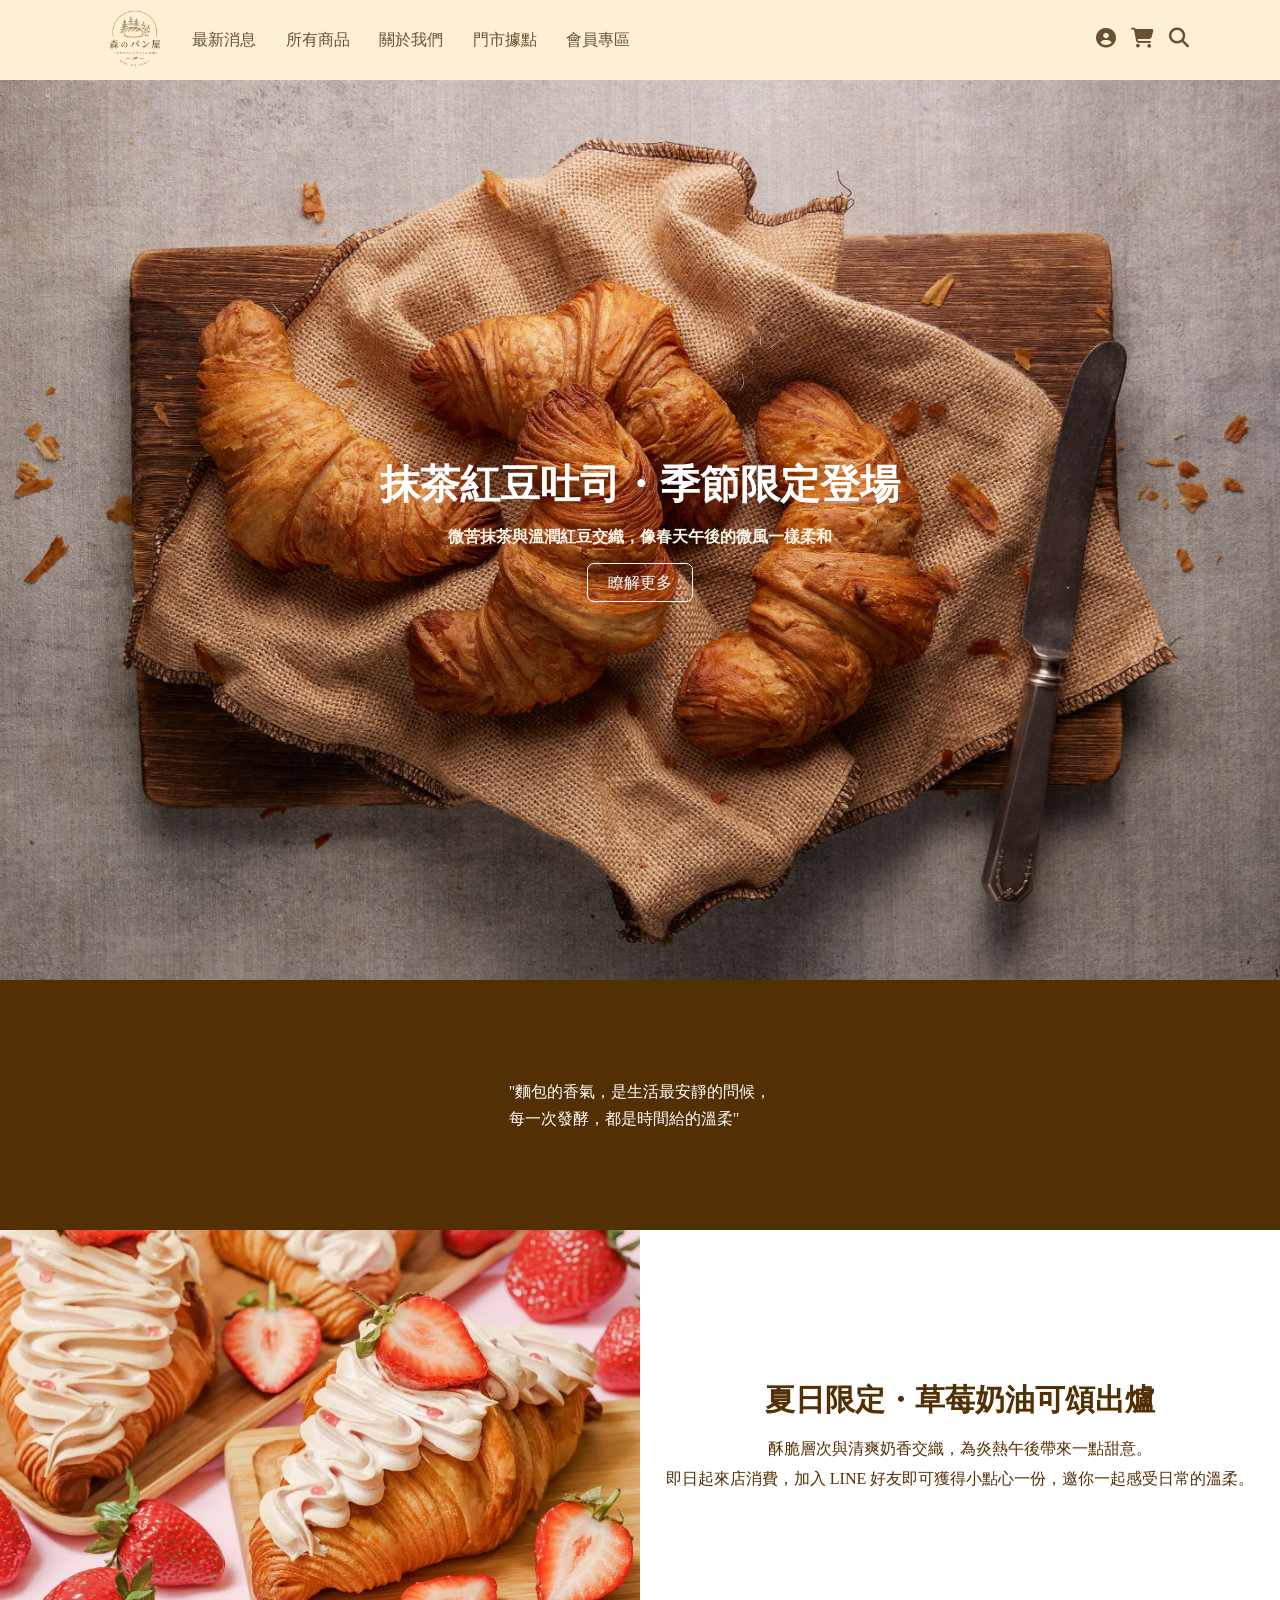
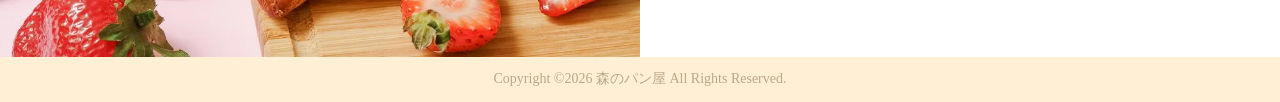
<file: index.html>
<!DOCTYPE html>
<html lang="zh-TW">
<head>
    <meta charset="UTF-8">
    <meta name="viewport" content="width=device-width, initial-scale=1.0">
    <link rel="icon" href="images/logo3.png">
    <link rel="stylesheet" href="https://cdnjs.cloudflare.com/ajax/libs/font-awesome/6.5.1/css/all.min.css">
    <title>森のパン屋</title>
    <link rel="stylesheet" href="style.css">
</head>
<body>
    <header>
        <h1 class="logo">森のパン屋</h1>
    <nav>
    <ul class="mainmenu">
        <li><a href="#">最新消息</a></li>
        <li class="dropdown">
            <a href="#">所有商品</a>
            <ul class="submenu">
                <li><a href="#">NEW！期間限定</a></li>
                <li><a href="#">獻給抹茶迷</a></li>
                <li><a href="#">王牌排行榜</a></li>
                <li><a href="#">宅配熱銷款</a></li>
            </ul>
        </li>
        <li><a href="#">關於我們</a></li>
        <li><a href="#">門市據點</a></li>
        <li class="dropdown">
            <a href="#">會員專區</a>
            <ul class="submenu">
                <li><a href="#">我的帳戶</a></li>
                <li><a href="#">訂單查詢</a></li>
                <li><a href="#">紅利點數</a></li>
            </ul>
        </li>
    </ul>
    <div class="icon">
        <a href="#"><i class="fa-solid fa-circle-user"></i></a>
        <a href="#"><i class="fa-solid fa-cart-shopping"></i></a>
        <a href="#"><i class="fa-solid fa-magnifying-glass"></i></a>
    </div>
    </nav>
    </header>
    <main>
        <section class="new">
        <h2>抹茶紅豆吐司・季節限定登場</h2>
        <p><strong>微苦抹茶與溫潤紅豆交織，像春天午後的微風一樣柔和</strong></p>
        <p><a href="matcha.html">瞭解更多</a></p>
        </section>

        <section class="slogan">
        <blockquote>"麵包的香氣，是生活最安靜的問候，<br>每一次發酵，都是時間給的溫柔"</blockquote>
        </section>

        <section class="bread">
        <img src="images/strawberry.png" alt="草莓可頌">
        
        <div class="info">
        <h2>夏日限定・草莓奶油可頌出爐</h2>
        <p>酥脆層次與清爽奶香交織，為炎熱午後帶來一點甜意。<br>即日起來店消費，加入 LINE 好友即可獲得小點心一份，邀你一起感受日常的溫柔。</p>
        </div>

        </section>
    </main>
    <footer>
        <p>Copyright ©2026 森のパン屋 All Rights Reserved.</p>
    </footer>
    <script src="script.js"></script>
</body>
</html>
</file>
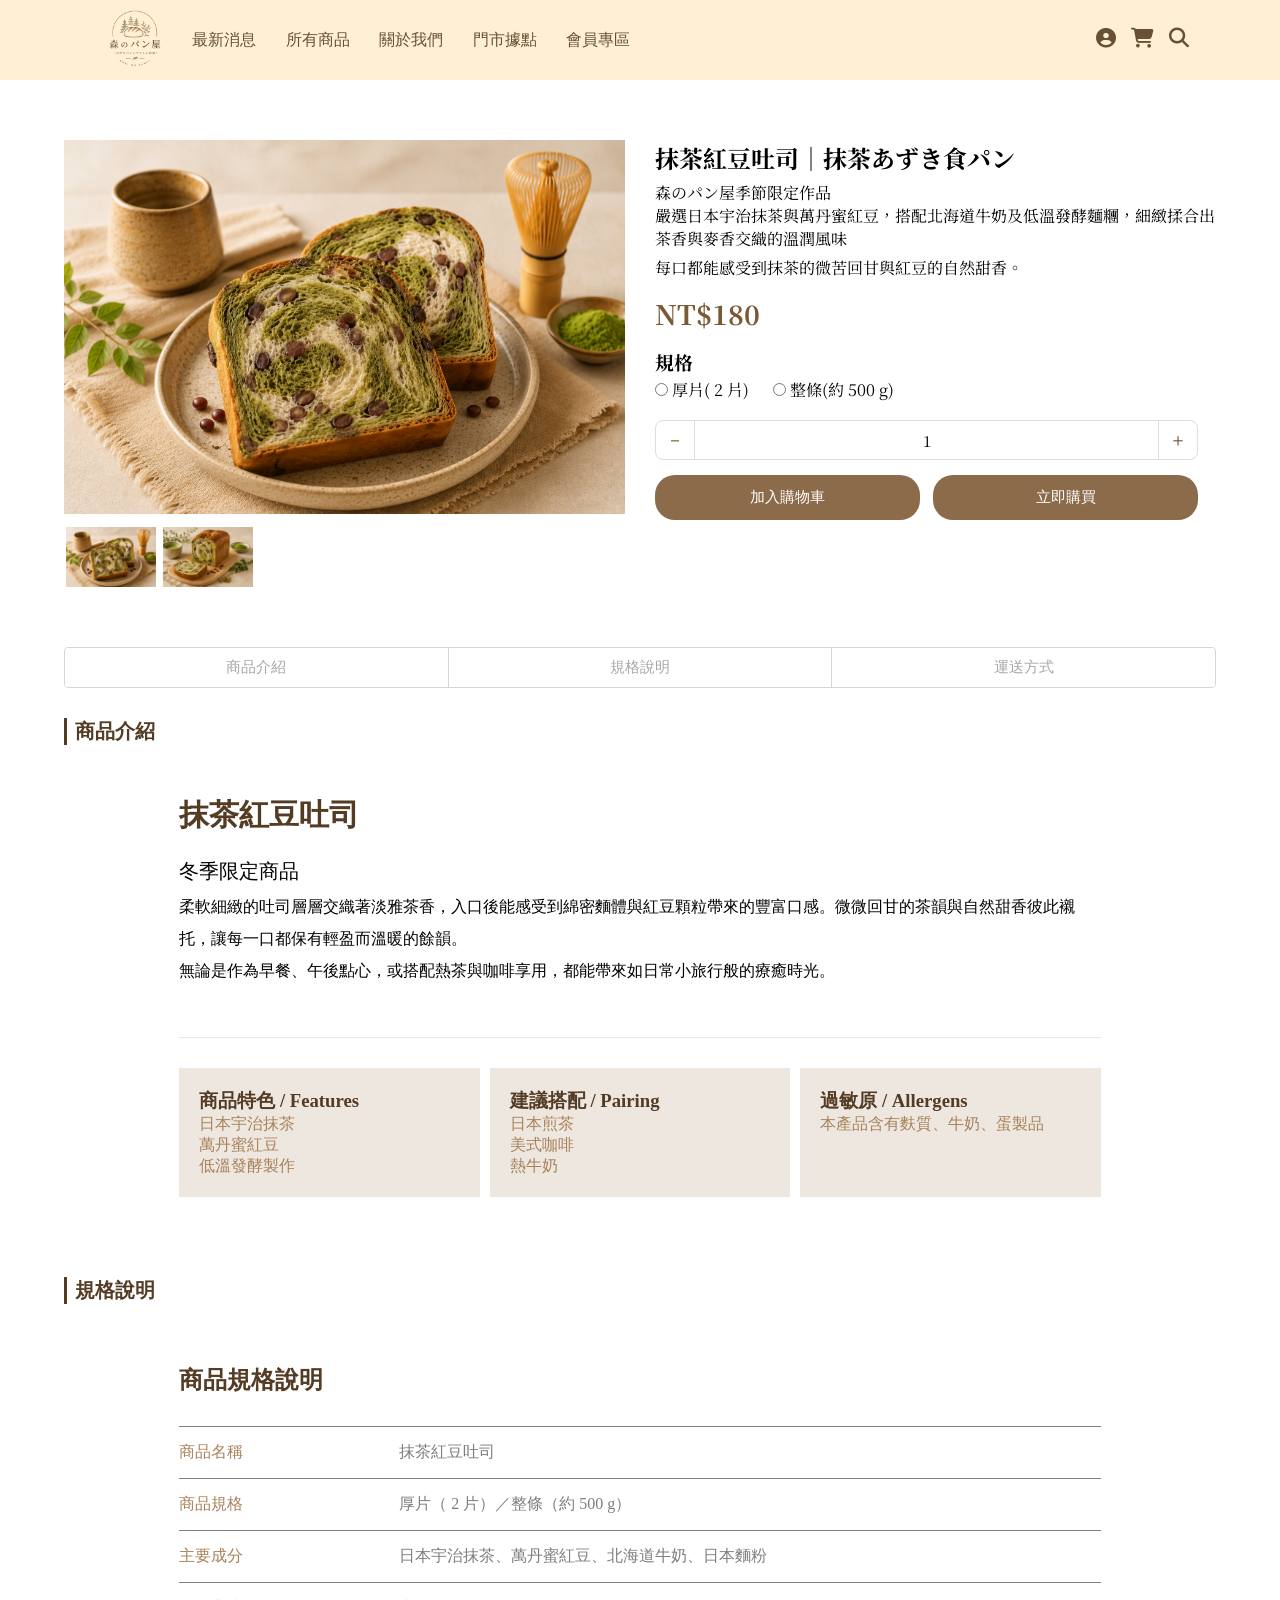
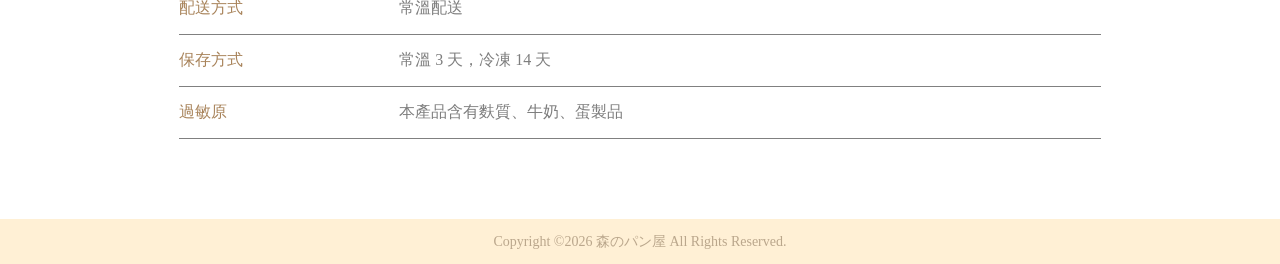
<file: matcha.html>
<!DOCTYPE html>
<html lang="en">
<head>
    <meta charset="UTF-8">
    <meta name="viewport" content="width=device-width, initial-scale=1.0">
    <link rel="icon" href="images/logo3.png">
    <link rel="stylesheet" href="https://cdnjs.cloudflare.com/ajax/libs/font-awesome/6.5.1/css/all.min.css">
    <link href="https://fonts.googleapis.com/css2?family=Noto+Serif+TC:wght@400;500;700&display=swap" rel="stylesheet">
    <title>森のパン屋</title>
    <link rel="stylesheet" href="matcha_style.css">
</head>
<body>
    <header>
            <h1 class="logo">森のパン屋</h1>
    <nav>
    <ul class="mainmenu">
        <li><a href="#">最新消息</a></li>
        <li class="dropdown">
            <a href="#">所有商品</a>
            <ul class="submenu">
                <li><a href="#">NEW！期間限定</a></li>
                <li><a href="#">獻給抹茶迷</a></li>
                <li><a href="#">王牌排行榜</a></li>
                <li><a href="#">宅配熱銷款</a></li>
            </ul>
        </li>
        <li><a href="#">關於我們</a></li>
        <li><a href="#">門市據點</a></li>
        <li class="dropdown">
            <a href="#">會員專區</a>
            <ul class="submenu">
                <li><a href="#">我的帳戶</a></li>
                <li><a href="#">訂單查詢</a></li>
                <li><a href="#">紅利點數</a></li>
            </ul>
        </li>
    </ul>
    <div class="icon">
        <a href="#"><i class="fa-solid fa-circle-user"></i></a>
        <a href="#"><i class="fa-solid fa-cart-shopping"></i></a>
        <a href="#"><i class="fa-solid fa-magnifying-glass"></i></a>
    </div>
    </nav>
    </header>
    <main>
        <section class="product">
            <div class="product_img">
                <img id="mainimg" src="images/matcha1.png" alt="抹茶紅豆吐司">
                <div class="thumbnail">
                    <img src="images/matcha1.png" alt="圖片1">
                    <img src="images/matcha2.png" alt="圖片2">
                </div>
            </div>
            <div class="product_info">
                <h1>抹茶紅豆吐司｜抹茶あずき食パン</h1>
                <p>森のパン屋季節限定作品<br>嚴選日本宇治抹茶與萬丹蜜紅豆，搭配北海道牛奶及低溫發酵麵糰，細緻揉合出茶香與麥香交織的溫潤風味</p>
                <div class="sec">
                    <p>每口都能感受到抹茶的微苦回甘與紅豆的自然甜香。</p>
                </div>
                <div class="price">
                    <h3>NT$180</h3>
                </div>
                <div class="spec">
                    <h3>規格</h3>
                    <label>
                        <input type="radio" name="size">
                        厚片( 2 片)
                    </label>
                    <label>
                        <input type="radio" name="size">
                        整條(約 500 g)
                    </label>
                </div>
                <div class="quantity">
                    <button id="minus">－</button>
                    <span id="count">1</span>
                    <button id="plus">＋</button>
                </div>
                <div class="buttons">
                    <button class="cart" id="cartBtn">加入購物車</button>
                    <button class="buy">立即購買</button>
                </div>
            </div>
        </section>
        <section class="product_detail">
            <div class="tabs">
                <button class="tab active">商品介紹</button>
                <button class="tab">規格說明</button>
                <button class="tab">運送方式</button>
            </div>
        </section>
        <section class="description">
            <div class="title">
                <h2>商品介紹</h2>
            </div>
            <div class="content">
                <div class="title_content">
                <h2>抹茶紅豆吐司</h2>
                <p class="subtitle">冬季限定商品</p>
                <p>柔軟細緻的吐司層層交織著淡雅茶香，入口後能感受到綿密麵體與紅豆顆粒帶來的豐富口感。微微回甘的茶韻與自然甜香彼此襯托，讓每一口都保有輕盈而溫暖的餘韻。<br>無論是作為早餐、午後點心，或搭配熱茶與咖啡享用，都能帶來如日常小旅行般的療癒時光。</p>
            </div>
            <div class="cards">
                <div class="card">
                    <h3>商品特色 / Features</h3>
                    <p>日本宇治抹茶</p>
                    <p>萬丹蜜紅豆</p>
                    <p>低溫發酵製作</p>
                </div>
                <div class="card">
                    <h3>建議搭配 / Pairing</h3>
                    <p>日本煎茶</p>
                    <p>美式咖啡</p>
                    <p>熱牛奶</p>
                </div>
                <div class="card">
                    <h3>過敏原 / Allergens</h3>
                    <p>本產品含有麩質、牛奶、蛋製品</p>
                </div>
            </div>
            </div>
        </section>
        <section class="specification">
            <div class="title">
                <h2>規格說明</h2>
            </div>
            <div class="specification_content">
                <h2 class="specification_subtitle">商品規格說明</h2>
                <table>
                    <tr>
                        <td>商品名稱</td>
                        <td>抹茶紅豆吐司</td>
                    </tr>
                    <tr>
                        <td>商品規格</td>
                        <td>厚片（ 2 片）／整條（約 500 g）</td>
                    </tr>
                    <tr>
                        <td>主要成分</td>
                        <td>日本宇治抹茶、萬丹蜜紅豆、北海道牛奶、日本麵粉</td>
                    </tr>
                    <tr>
                        <td>配送方式</td>
                        <td>常溫配送</td>
                    </tr>
                    <tr>
                        <td>保存方式</td>
                        <td>常溫 3 天，冷凍 14 天</td>
                    </tr>
                    <tr>
                        <td>過敏原</td>
                        <td>本產品含有麩質、牛奶、蛋製品</td>
                    </tr>
                </table>
            </div>
        </section>
    </main>
    <footer>
        <p>Copyright ©2026 森のパン屋 All Rights Reserved.</p>
    </footer>
    <script src="script.js"></script>
</body>
</html>
</file>
<file: style.css>
*{
    padding: 0;
    margin: 0;
}
header{
    background-color: #fff0d5;
    height: 80px;
    width: 100%;
}
.logo {
    color: white;
    position: absolute;
    left: 30px;
    top: 0;
    line-height: 80px;
    background-image: url(images/logo2.png);
    background-size: contain;   /* 讓圖片完整顯示 */
    background-repeat: no-repeat;
    background-position: center;
    width: 210px;
    text-indent: -9999px;
}
header ul{
    position: absolute;
    left: 15vw;
    top: 0;
    line-height: 80px;
}
header li{
    display: inline-block;
    margin-right: 2vw;
}
header a{
    position: relative;
    color: #685034;
    text-decoration: none;
}
.mainmenu a::after{
    content: "";
    position: absolute;
    left: 50%;
    bottom: -5px;
    width: 0;
    height: 2px;
    background-color: #685034c1;
    transition: 0.3s;
}
.mainmenu a:hover::after{
    width: 100%;
    left: 0;
}
.dropdown{
    position: relative;
}
.submenu{
    display: none;
    position: absolute;
    top: 80%;
    left: 0;
    background-color:white;
    min-width: 160px;
    margin: 0;
}
.submenu li{
    display: block;
    line-height: normal;
    margin-right: 0;
    position: relative;
}
.submenu li:last-child::after {
    display: none;
}
.submenu li::after{
    content: "";
    position: absolute;
    left: 12px;
    right: 12px;
    bottom: 0px;
    height: 1.4px;
    background-color: #a4a4a44d;
}
.submenu a{
    display: block;
    padding: 12px ;
}
.submenu a::after{
    display: none;
}
.submenu a:hover{
    background-color: #dbd6cd58;
}
.dropdown:hover .submenu{
    display: block;
}
.icon{
    position: absolute;
    right: 5vw;
    top: 0;
    display: flex;
    gap: 15px;
    margin: 27px;
    color: #685034;
    font-size: 20px;
}
.icon a:hover{
    color: #7a6751;
}
.new{
    background-color: #532f04;
    height: 100vh;
    color: white;
    background-image: url(images/bread0.png);
    background-repeat: no-repeat;
    background-size: cover;
    background-position: center;
    display: flex;
    flex-direction: column;
    align-items: center;
    justify-content: center;
}
.new h2{
    font-size: 40px;
}
.new p{
    color: #fff8eb;
    margin: 15px 0px 10px 0px;
}
.new a{
    color: white;
    text-decoration: none;
    border: 1px solid;
    padding: 10px 20px;
    border-radius: 7px;
}
.new a:hover{
    border: none;
    background-color: rgba(255, 255, 255, 0.934);
    color: #532f04;
}
.slogan{
    background-color: #532f04;
    height: 250px;
    color: white;
    display: flex;
    justify-content: center;
    align-items: center;
    line-height: 1.7em;
}
.bread{
    display: flex;
}
.bread img{
    width: 50%;
}
.info{
    width: 50%;
    display: flex;
    flex-direction: column;
    justify-content: center;
    align-items: center;
}
.info h2{
    font-size: 30px;
    color: #532f04;
}
.info p{
    text-align: center;
    line-height: 30px;
    margin: 13px;
    color: #532f04;
}
footer{
    background-color: #fff0d5;
    height: 45px;
    color: #68503474;
    font-size: 14px;
    display: flex;
    justify-content: center;
    align-items: center;
}
</file>
<file: matcha_style.css>
*{
    padding: 0;
    margin: 0;
}
header{
    background-color: #fff0d5;
    height: 80px;
    width: 100%;
}
.logo{
    color: white;
    position: absolute;
    left: 30px;
    top: 0;
    line-height: 80px;
    background-image: url(images/logo2.png);
    background-size: contain;   /* 讓圖片完整顯示 */
    background-repeat: no-repeat;
    background-position: center;
    width: 210px;
    text-indent: -9999px;
}
header ul{
    position: absolute;
    left: 15vw;
    top: 0;
    line-height: 80px;
}
header li{
    display: inline-block;
    margin-right: 2vw;
}
header a{
    position: relative;
    color: #685034;
    text-decoration: none;
}
.mainmenu a::after{
    content: "";
    position: absolute;
    left: 50%;
    bottom: -5px;
    width: 0;
    height: 2px;
    background-color: #685034c1;
    transition: 0.3s;
}
.mainmenu a:hover::after{
    width: 100%;
    left: 0;
}
.dropdown{
    position: relative;
}
.submenu{
    display: none;
    position: absolute;
    top: 80%;
    left: 0;
    background-color:white;
    min-width: 160px;
    margin: 0;
}
.submenu li{
    display: block;
    line-height: normal;
    margin-right: 0;
    position: relative;
}
.submenu li:last-child::after {
    display: none;
}
.submenu li::after{
    content: "";
    position: absolute;
    left: 12px;
    right: 12px;
    bottom: 0px;
    height: 1.4px;
    background-color: #a4a4a44d;
}
.submenu a{
    display: block;
    padding: 12px ;
}
.submenu a::after{
    display: none;
}
.submenu a:hover{
    background-color: #dbd6cd58;
}
.dropdown:hover .submenu{
    display: block;
}
.icon{
    position: absolute;
    right: 5vw;
    top: 0;
    display: flex;
    gap: 15px;
    margin: 27px;
    color: #685034;
    font-size: 20px;
}
.icon a:hover{
    color: #7a6751;
}
.product{
    display: flex;
    width: 90%;
    margin: 60px auto;
    gap: 30px;
}
#mainimg{
    max-width: 600px;
    width: 100%;
    height: auto;
}
.thumbnail{
    display: flex;
    gap: 7px;
    margin-top: 13px;
    padding-right: 370px;
}
.thumbnail img{
    width: 90px;
    object-fit: cover;
    cursor: pointer;
    transition: .3s;
}
.thumbnail img:hover{
    opacity: 0.9;
    transform: scale(1.05);
}
.product_img{
    flex: 1;
    display: flex;
    flex-direction: column;
    align-items: center;
}
.product_info{
    font-family: "Noto Serif TC", serif;
    flex: 1;
    display: flex;
    flex-direction: column;
}
.product_info p{
    margin-top: 6px;
}
.price{
    margin: 15px 0px 15px 0px;
    font-size: 23px;
    color: #7a5a36;
}
.spec label{
    display: inline-block;
    margin-top: 3px;
    margin-right:20px;
}
.quantity{
    display: flex;
    align-items: center;
    margin-top: 19px;
}
.quantity button{
   border: 1px solid #ddd;
   width: 40px;
   height: 40px;
   background-color: white; 
   font-size: 18px;
   cursor: pointer;
}
#minus{
    border-radius: 8px 0px 0px 8px;
    color: #7a5a36;
}
#count{
    display: flex;
    justify-content: center;
    align-items: center;
    border-top: 1px solid #ddd;
    border-bottom: 1px solid #ddd;
    width: 463px;
    height: 38px;
    font-size: 15px;
}
#plus{
    border-radius: 0px 8px 8px 0px;
    color: #7a5a36;
    
}
.buttons{
    display: flex;
    gap: 13px;
    margin-top: 15px;
}
.buttons button{
    width: 265px;       
    height: 45px;
}
.cart{
    color: white;
    background-color: #8B6B4A;
    border: none;
    border-radius: 20px;
    padding: 10px 25px;
    font-size: 15px;
}
.cart:hover{
    color: #533b24;
    cursor: pointer;
    background-color: #A8835A;
}
.buy{
    color: white;
    background-color: #8B6B4A;
    border: none;
    border-radius: 20px;
    padding: 10px 25px;
    font-size: 15px;
}
.buy:hover{
    color: #533b24;
    cursor: pointer;
    background-color: #A8835A;
}
.product_detail{
    display: flex;
    width: 90%;
    margin: 20px auto;
}
.tabs{
    width: 100%;
    display: flex;
    justify-content: center;
    border: 1px solid rgba(128, 128, 128, 0.322);
    border-radius: 4px;
    overflow: hidden;
}
.tab{
    color: rgba(128, 128, 128, 0.694);
    font-size: 15px;
    flex: 1;
    padding: 10px 0px;
    background-color: white;
    border: none;
    border-right: 1px solid rgba(128, 128, 128, 0.322);
    cursor: pointer;
    transition: color .25s;
}
.tab:last-child{
    border-right: none;
}
.tab:hover{
    color: #685034;
}
.description{
    width: 90%;
    margin: 30px auto;
}
.title{
    border-left: 3px solid#533b24;
    padding-left: 8px;
    margin-bottom: 20px;
}
.title h2{
    font-size: 20px;
    color: #533b24;
}
.title_content{
    width: 80%;
    margin: 50px auto;
}
.title_content h2{
    color: #533b24;
    font-size: 30px;
    margin-bottom: 15px;
}

.title_content p{
    font-size: 16px;
    line-height: 2;
}
.title_content .subtitle{
    font-size: 20px;
}
.cards{
    width: 80%;
    margin: 20px auto;
    display: flex;
    gap: 10px;
    justify-content: center;
    border-top: 1px solid #e8e8e8;
    padding-top: 30px;
}
.card{  
    flex: 1;
    background-color: #bda68b44;
    padding: 20px;
}
.card h3{
    color: #533b24;
}
.card p{
    color: #A8835A;
}


.specification{
    width: 90%;
    margin: 80px auto;
}
.specification_content{
    width: 80%;
    margin: 60px auto;
}
.section_title h2{
    font-size: 20px;
    color: #533b24;
}
.specification_subtitle{
    margin-bottom: 30px;
    color: #533b24;
}
.specification table{
    width: 100%;
    border-collapse: collapse;
}
.specification table td:first-child{
    width: 220px;
    color: #A8835A;
}
.specification table td:last-child{
    color: #7e7e7e;
}
.specification table td{
    padding: 15px 0;
}
.specification table tr{
    border-top: 1px solid gray;
    
}
.specification table tr:last-child{
    border-bottom: 1px solid gray;
}
footer{
    background-color: #fff0d5;
    height: 45px;
    color: #68503474;
    font-size: 14px;
    display: flex;
    justify-content: center;
    align-items: center;
}
</file>
